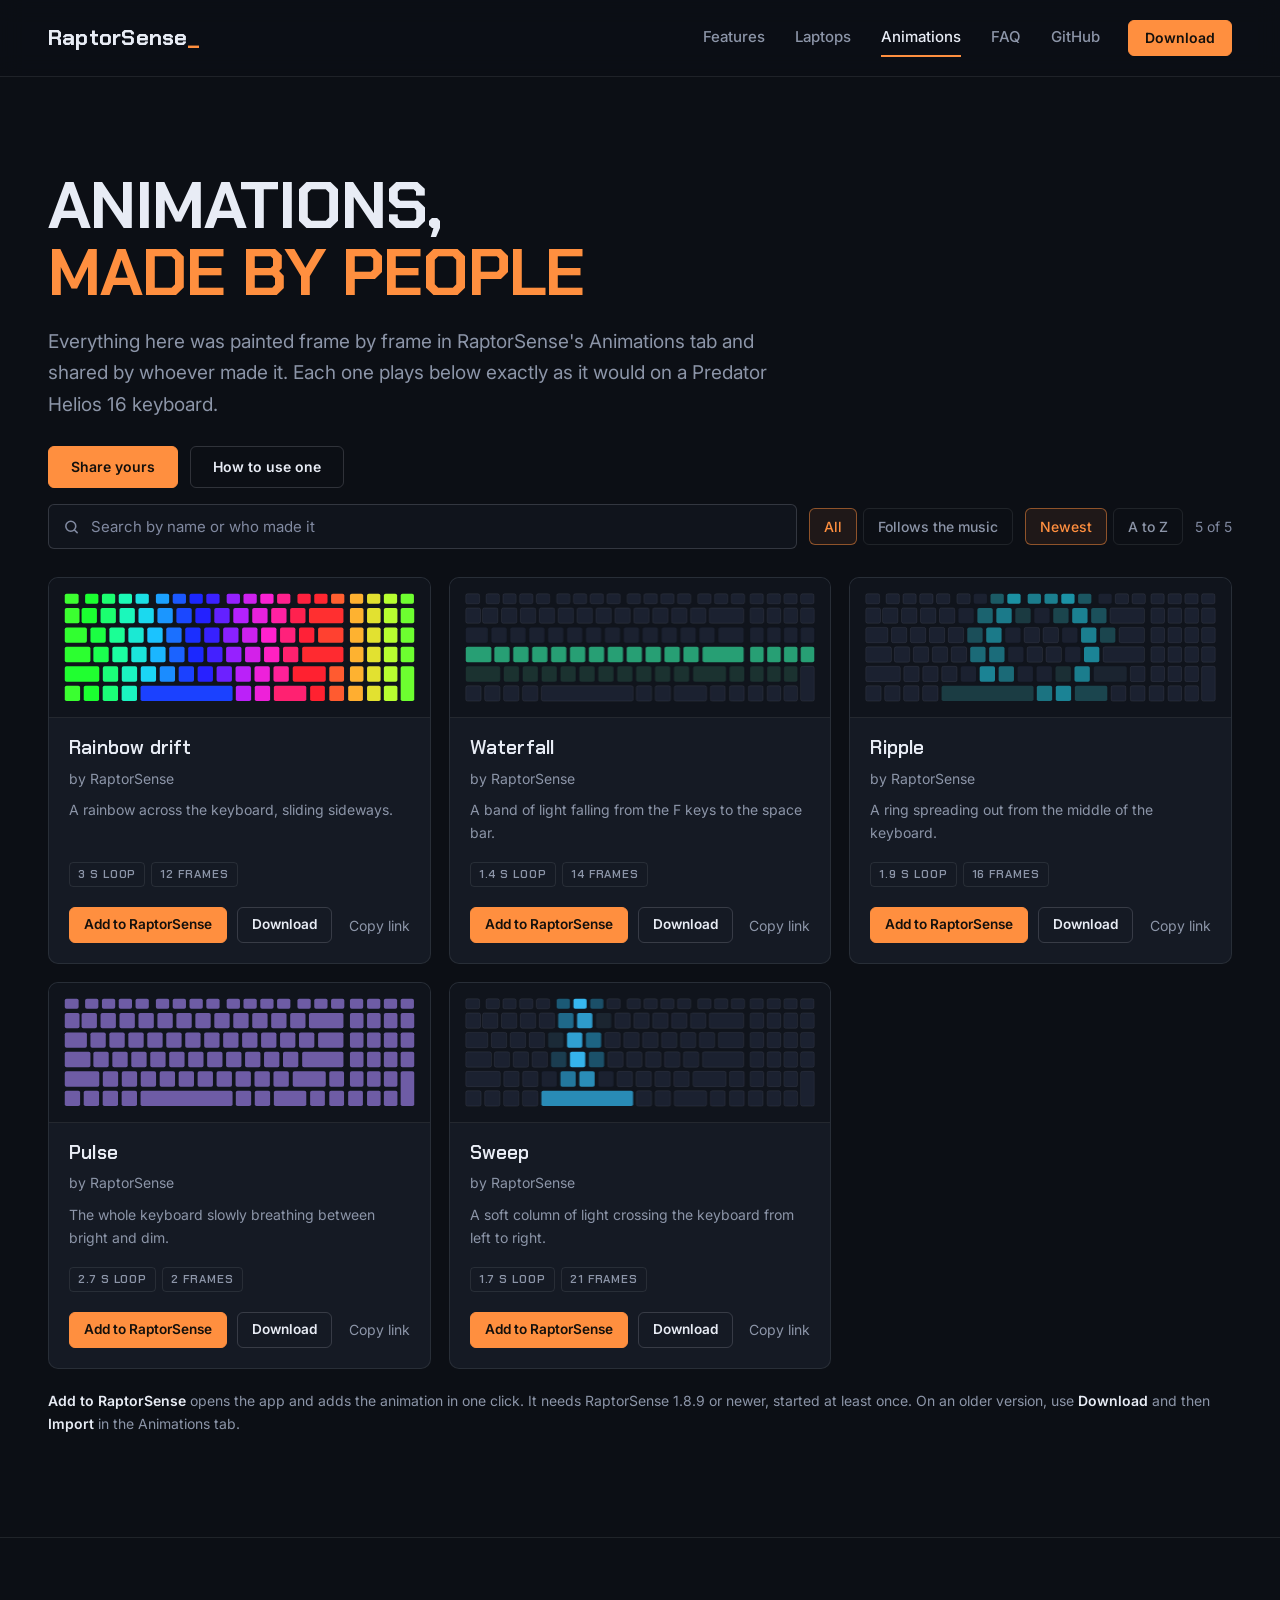
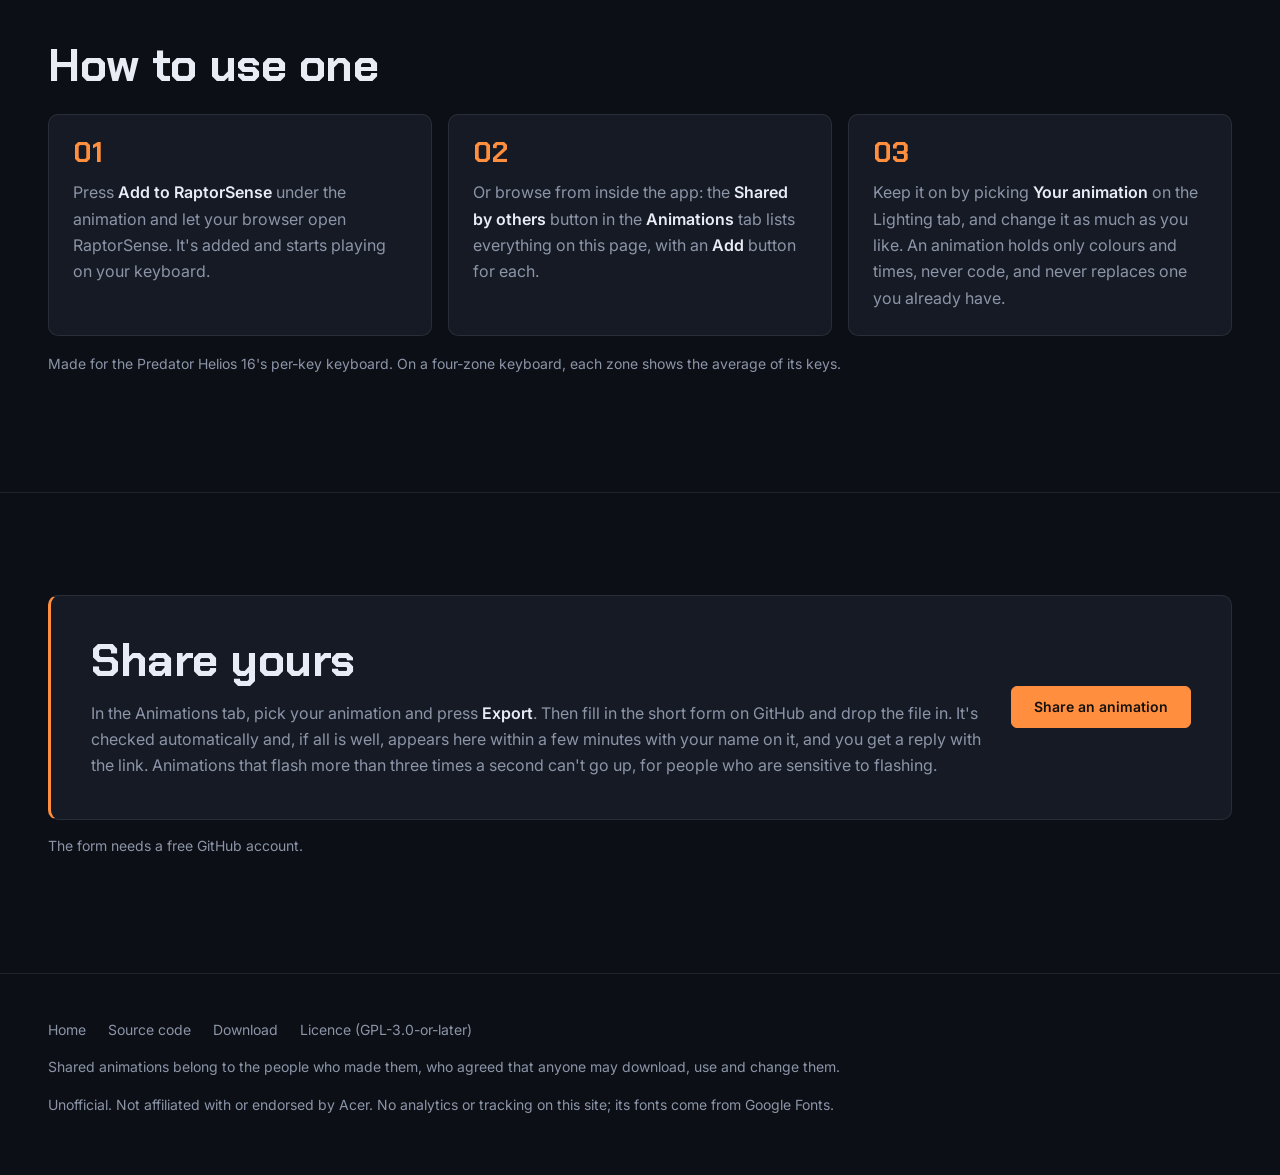
<file: site/animations.html>
<!doctype html>
<html lang="en">
<head>
  <meta charset="utf-8">
  <meta name="viewport" content="width=device-width, initial-scale=1">
  <title>Animations · RaptorSense</title>
  <meta name="description" content="Keyboard animations made with RaptorSense's animation builder and shared by the people who made them. Watch them play, download one, and share your own.">
  <link rel="canonical" href="https://aaronkp.tech/RaptorSense/animations.html">
  <meta property="og:type" content="website">
  <meta property="og:url" content="https://aaronkp.tech/RaptorSense/animations.html">
  <meta property="og:title" content="RaptorSense animations">
  <meta property="og:description" content="Keyboard animations made in RaptorSense, shared by the people who made them.">
  <meta property="og:image" content="https://aaronparayil.github.io/RaptorSense/media/animations.png">
  <meta name="twitter:card" content="summary_large_image">
  <meta name="theme-color" content="#0c0f15">
  <link rel="icon" href="favicon.svg" type="image/svg+xml">
  <link rel="preconnect" href="https://fonts.googleapis.com">
  <link rel="preconnect" href="https://fonts.gstatic.com" crossorigin>
  <link rel="stylesheet" href="https://fonts.googleapis.com/css2?family=Chakra+Petch:wght@500;600;700&family=Inter:wght@400;500;600;700&display=swap">
  <link rel="stylesheet" href="assets/style.css">
  <script type="module" src="assets/animations.js"></script>
</head>
<body>
  <header class="top">
    <div class="wrap">
      <a class="brand" href="./">RaptorSense</a>
      <nav class="nav" aria-label="Main">
        <a class="wide" href="./#features">Features</a>
        <a href="./#laptops">Laptops</a>
        <a href="animations.html" aria-current="page">Animations</a>
        <a class="wide" href="./#faq">FAQ</a>
        <a class="mid" href="https://github.com/aaronparayil/RaptorSense">GitHub</a>
      </nav>
      <a class="btn primary" href="https://github.com/aaronparayil/RaptorSense/releases/latest">Download</a>
    </div>
  </header>


  <main>
    <div class="page-head">
      <div class="wrap">
        <h1>Animations, <span class="grad">made by people</span></h1>
        <p class="lead">Everything here was painted frame by frame in RaptorSense's Animations tab and shared by whoever made it. Each one plays below exactly as it would on a Predator Helios 16 keyboard.</p>
        <div class="actions">
          <a class="btn primary" href="#share">Share yours</a>
          <a class="btn" href="#use">How to use one</a>
        </div>
      </div>
    </div>

    <section class="tight" aria-label="Shared animations">
      <div class="wrap">
        <div class="toolbar">
          <label class="search">
            <span class="visually-hidden">Search animations</span>
            <svg viewBox="0 0 24 24" fill="none" stroke="currentColor" stroke-width="2.2" stroke-linecap="round" aria-hidden="true"><circle cx="11" cy="11" r="7"/><path d="m20 20-3.5-3.5"/></svg>
            <input id="search" type="search" placeholder="Search by name or who made it" autocomplete="off">
          </label>
          <div class="chips" role="group" aria-label="Show">
            <button class="chip" type="button" data-filter="all" aria-pressed="true">All</button>
            <button class="chip" type="button" data-filter="music" aria-pressed="false">Follows the music</button>
          </div>
          <div class="chips" role="group" aria-label="Order">
            <button class="chip" type="button" data-sort="new" aria-pressed="true">Newest</button>
            <button class="chip" type="button" data-sort="name" aria-pressed="false">A to Z</button>
          </div>
          <span class="count" id="count" aria-live="polite"></span>
        </div>
        <div class="anims" id="anims"></div>
        <p class="note"><b>Add to RaptorSense</b> opens the app and adds the animation in one click. It needs RaptorSense 1.8.9 or newer, started at least once. On an older version, use <b>Download</b> and then <b>Import</b> in the Animations tab.</p>
        <p class="empty" id="empty" hidden>Nothing matches that. <button class="link-btn" type="button" id="clear">Show everything</button></p>
        <noscript><p class="empty">The animations play with JavaScript on. You can still download them from <a href="https://github.com/aaronparayil/RaptorSense/tree/main/site/animations">the folder on GitHub</a>.</p></noscript>
      </div>
    </section>

    <section id="use">
      <div class="wrap">
        <h2 style="margin-bottom:24px">How to use one</h2>
        <ol class="steps">
          <li>Press <b>Add to RaptorSense</b> under the animation and let your browser open RaptorSense. It's added and starts playing on your keyboard.</li>
          <li>Or browse from inside the app: the <b>Shared by others</b> button in the <b>Animations</b> tab lists everything on this page, with an <b>Add</b> button for each.</li>
          <li>Keep it on by picking <b>Your animation</b> on the Lighting tab, and change it as much as you like. An animation holds only colours and times, never code, and never replaces one you already have.</li>
        </ol>
        <p class="small" style="margin-top:16px">Made for the Predator Helios 16's per-key keyboard. On a four-zone keyboard, each zone shows the average of its keys.</p>
      </div>
    </section>

    <section id="share">
      <div class="wrap">
        <div class="callout">
          <div>
            <h2>Share yours</h2>
            <p>In the Animations tab, pick your animation and press <b>Export</b>. Then fill in the short form on GitHub and drop the file in. It's checked automatically and, if all is well, appears here within a few minutes with your name on it, and you get a reply with the link. Animations that flash more than three times a second can't go up, for people who are sensitive to flashing.</p>
          </div>
          <div class="actions">
            <a class="btn primary" href="https://github.com/aaronparayil/RaptorSense/issues/new?template=share-animation.yml">Share an animation</a>
          </div>
        </div>
        <p class="small" style="margin-top:14px">The form needs a free GitHub account.</p>
      </div>
    </section>
  </main>

  <footer>
    <div class="wrap">
      <nav aria-label="More">
        <a href="./">Home</a>
        <a href="https://github.com/aaronparayil/RaptorSense">Source code</a>
        <a href="https://github.com/aaronparayil/RaptorSense/releases/latest">Download</a>
        <a href="https://github.com/aaronparayil/RaptorSense/blob/main/LICENSE">Licence (GPL-3.0-or-later)</a>
      </nav>
      <p>Shared animations belong to the people who made them, who agreed that anyone may download, use and change them.</p>
      <p>Unofficial. Not affiliated with or endorsed by Acer. No analytics or tracking on this site; its fonts come from Google Fonts.</p>
    </div>
  </footer>
</body>
</html>
</file>
<file: site/assets/style.css>
/* RaptorSense website, in the look of aaronkp.tech: near-black blue-grey, one orange accent, Chakra Petch headings
   over Inter, thin lines and small corners. */
:root {
  --bg: #0c0f15;
  --bg-alt: #10141c;
  --panel: #151a24;
  --panel-2: #1b2130;
  --line: rgba(232, 236, 245, 0.09);
  --line-2: rgba(232, 236, 245, 0.16);
  --text: #e8ecf5;
  --muted: #8c95a8;
  --faint: #8089a0;
  --accent: #ff8f3f;
  --accent-hi: #ffa866;
  --on-accent: #14100c;
  --ok: #3ddc97;
  --radius: 10px;
  --radius-s: 6px;
  --gutter: clamp(1.25rem, 4vw, 3rem);
  --ease-out: cubic-bezier(0.22, 1, 0.36, 1);
  --font-body: "Inter", "Segoe UI", system-ui, sans-serif;
  --font-head: "Chakra Petch", "Segoe UI", system-ui, sans-serif;
  --mono: ui-monospace, "Cascadia Mono", "SF Mono", Consolas, monospace;
  color-scheme: dark;
}

* { box-sizing: border-box; }

html { scroll-behavior: smooth; scroll-padding-top: 92px; }
@media (prefers-reduced-motion: reduce) { html { scroll-behavior: auto; } }

body {
  margin: 0;
  background: var(--bg);
  color: var(--text);
  font: 16px/1.65 var(--font-body);
  -webkit-font-smoothing: antialiased;
}

a { color: var(--accent); text-decoration: none; }
a:hover { color: var(--accent-hi); text-decoration: underline; text-underline-offset: 3px; }
img, video { max-width: 100%; height: auto; display: block; }
b, strong { color: var(--text); font-weight: 600; }
code { font-family: var(--mono); font-size: 0.88em; background: var(--panel-2); border: 1px solid var(--line); padding: 0.1em 0.4em; border-radius: 4px; color: var(--text); }
::selection { background: var(--accent); color: var(--on-accent); }

:focus-visible { outline: 2px solid var(--accent); outline-offset: 3px; border-radius: 4px; }

.wrap { width: min(1200px, 100% - 2 * var(--gutter)); margin-inline: auto; }

/* Top bar */
.top {
  position: sticky; top: 0; z-index: 10;
  background: rgba(12, 15, 21, 0.86);
  backdrop-filter: blur(12px); -webkit-backdrop-filter: blur(12px);
  border-bottom: 1px solid var(--line);
}
.top .wrap { display: flex; align-items: center; gap: 28px; height: 76px; }
.brand { color: var(--text); font: 700 22px/1 var(--font-head); letter-spacing: 0.01em; }
.brand::after { content: "_"; color: var(--accent); margin-left: 1px; }
.brand:hover { color: var(--text); text-decoration: none; }
.nav { display: flex; gap: 30px; margin-left: auto; }
.nav a { color: var(--muted); font-size: 15px; font-weight: 500; padding: 6px 0; border-bottom: 2px solid transparent; transition: color 0.18s ease, border-color 0.18s ease; }
.nav a:hover { color: var(--text); text-decoration: none; }
.nav a[aria-current="page"] { color: var(--text); border-bottom-color: var(--accent); }
.top .btn { padding: 10px 16px; }
@media (max-width: 780px) {
  .top .wrap { height: 64px; gap: 18px; }
  .nav { gap: 18px; }
  .nav .wide { display: none; }
  .top .btn { display: none; }
}
@media (max-width: 480px) {
  .top .wrap { gap: 12px; }
  .brand { font-size: 20px; }
  .nav .mid { display: none; }
}
@media (max-width: 360px) { .nav { gap: 12px; } .nav a { font-size: 14px; } }

/* Buttons: solid orange, or a quiet outline */
.btn {
  display: inline-flex; align-items: center; gap: 8px;
  padding: 13px 22px; border-radius: var(--radius-s);
  font: 600 14px/1 var(--font-body); color: var(--text);
  border: 1px solid var(--line-2); background: transparent;
  cursor: pointer; transition: background 0.18s ease, border-color 0.18s ease, color 0.18s ease;
}
.btn:hover { text-decoration: none; color: var(--text); border-color: var(--muted); background: var(--panel); }
.btn.primary { color: var(--on-accent); background: var(--accent); border-color: var(--accent); }
.btn.primary:hover { color: var(--on-accent); background: var(--accent-hi); border-color: var(--accent-hi); }
.btn svg { width: 17px; height: 17px; }

/* Type */
.eyebrow { display: flex; flex-wrap: wrap; gap: 6px 18px; margin: 0 0 18px; padding: 0; list-style: none; overflow: hidden; }
.eyebrow li, .kicker { font: 600 13.6px/1.4 var(--font-head); letter-spacing: 0.12em; text-transform: uppercase; color: var(--muted); }
/* The dot hangs in the gap before each item, so one that starts a line is clipped instead of leading it. */
.eyebrow li { position: relative; }
.eyebrow li::before { content: "·"; position: absolute; left: -12px; color: var(--faint); }
.kicker { display: block; margin-bottom: 14px; }
h1 { font: 700 clamp(38px, 5.2vw, 68px)/1 var(--font-head); letter-spacing: -0.015em; text-transform: uppercase; margin: 0 0 20px; max-width: 26ch; text-wrap: balance; }
h1 .grad, h2 .grad { color: var(--accent); }
h2 { font: 700 clamp(30px, 3.6vw, 46px)/1.08 var(--font-head); letter-spacing: -0.01em; margin: 0 0 14px; }
h3 { font: 600 19px/1.3 var(--font-head); margin: 0 0 8px; letter-spacing: 0.01em; }
.lead { font-size: clamp(17px, 1.5vw, 19px); color: var(--muted); max-width: 64ch; margin: 0 0 26px; }
.actions { display: flex; flex-wrap: wrap; gap: 12px; align-items: center; }
.small { font-size: 14px; color: var(--muted); }
.hero .small { margin-top: 18px; }

/* Hero */
.hero { padding: clamp(40px, 5vw, 64px) 0 40px; }
.hero .wrap { display: grid; gap: 36px; }

/* The keyboard stage, with the orange corner marks of the portfolio's photo */
.stage {
  position: relative; margin: 0; padding: clamp(14px, 2.4vw, 30px);
  border-radius: var(--radius); border: 1px solid var(--line);
  background: var(--panel);
}
.stage::before, .stage::after { content: ""; position: absolute; width: 26px; height: 26px; border: 0 solid var(--accent); pointer-events: none; }
.stage::before { top: 12px; left: 12px; border-top-width: 3px; border-left-width: 3px; }
.stage::after { right: 12px; bottom: 12px; border-right-width: 3px; border-bottom-width: 3px; }
.stage canvas { width: 100%; height: auto; display: block; }
.now-playing { display: flex; align-items: center; justify-content: space-between; gap: 12px; margin-top: 16px; font-size: 14px; color: var(--muted); }
.now-playing a { color: var(--text); font-weight: 600; }
.dots { display: flex; gap: 2px; }
/* The bar is thin; the button around it is big enough for a thumb. */
.dots button { width: 24px; height: 28px; padding: 0; border: 0; background: none; cursor: pointer; display: grid; place-items: center; }
.dots button::before { content: ""; width: 20px; height: 4px; border-radius: 2px; background: var(--line-2); }
.dots button[aria-current="true"]::before { background: var(--accent); }

/* Numbers */
.stats { display: grid; grid-template-columns: repeat(4, 1fr); border-top: 1px solid var(--line); border-bottom: 1px solid var(--line); }
.stats div { padding: 24px 0 24px 24px; border-left: 1px solid var(--line); }
.stats div:first-child { border-left: 0; padding-left: 0; }
.stats b { display: block; font: 700 34px/1.1 var(--font-head); color: var(--text); }
.stats span { color: var(--muted); font-size: 14px; }
@media (max-width: 780px) {
  .stats { grid-template-columns: repeat(2, 1fr); }
  .stats div:nth-child(3) { border-left: 0; padding-left: 0; }
  .stats div:nth-child(n+3) { border-top: 1px solid var(--line); }
}

/* Sections */
section { padding: clamp(64px, 8vw, 104px) 0; border-top: 1px solid var(--line); }
section.tight, .hero, .page-head + section { border-top: 0; }
section.tight { padding-top: 0; }
.section-head { display: flex; flex-wrap: wrap; align-items: end; justify-content: space-between; gap: 16px 32px; margin-bottom: 40px; }
.section-head p { color: var(--muted); max-width: 62ch; margin: 0; }

.shot { margin: 0; border-radius: var(--radius); border: 1px solid var(--line); overflow: hidden; background: var(--panel); }
.shot figcaption { padding: 12px 16px; font-size: 14px; color: var(--muted); border-top: 1px solid var(--line); }
.media-pair { display: grid; grid-template-columns: 1.95fr 1fr; gap: 20px; align-items: start; }
.shot video { width: 100%; background: var(--bg); }
@media (max-width: 860px) { .media-pair { grid-template-columns: 1fr; } }

.grid { display: grid; gap: 1px; grid-template-columns: repeat(auto-fill, minmax(320px, 1fr)); background: var(--line); border: 1px solid var(--line); border-radius: var(--radius); overflow: hidden; }
.card { background: var(--bg-alt); padding: 28px; }
.grid .card { border-radius: 0; }
.split .card, .card.alone { border: 1px solid var(--line); border-radius: var(--radius); background: var(--panel); }
.card p { margin: 0; color: var(--muted); font-size: 15px; }
.icon { width: 40px; height: 40px; border-radius: var(--radius-s); display: grid; place-items: center; margin-bottom: 18px; background: rgba(255, 143, 63, 0.1); color: var(--accent); border: 1px solid rgba(255, 143, 63, 0.25); }
.icon svg { width: 21px; height: 21px; }
.icon.sky { background: rgba(255, 143, 63, 0.1); color: var(--accent); }

/* Laptops */
.table-wrap { overflow-x: auto; border: 1px solid var(--line); border-radius: var(--radius); background: var(--bg-alt); }
table { border-collapse: collapse; width: 100%; min-width: 620px; font-size: 15px; }
th, td { text-align: left; padding: 15px 20px; border-bottom: 1px solid var(--line); vertical-align: top; }
th { font: 600 14px var(--font-head); letter-spacing: 0.06em; text-transform: uppercase; color: var(--muted); background: var(--panel); }
td { color: var(--muted); }
tr:last-child td { border-bottom: 0; }
td:first-child { color: var(--text); font-weight: 500; white-space: nowrap; }
.yes { color: var(--ok); }
.no { color: var(--faint); }
.split { display: grid; grid-template-columns: repeat(auto-fit, minmax(280px, 1fr)); gap: 16px; margin-top: 16px; }
#preysense { scroll-margin-top: 100px; }

/* Which laptops */
.finder { border: 1px solid var(--line); border-left: 3px solid var(--accent); border-radius: var(--radius); background: var(--panel); padding: clamp(20px, 3vw, 30px); margin-bottom: 16px; }
.finder[hidden] { display: none; }
.finder label { display: block; font: 600 16px/1.3 var(--font-head); margin-bottom: 10px; }
.finder-row { display: flex; gap: 10px; flex-wrap: wrap; max-width: 560px; }
.finder input { flex: 1 1 220px; min-width: 0; padding: 12px 16px; border-radius: var(--radius-s); border: 1px solid var(--line-2); background: var(--bg-alt); color: var(--text); font: 16px var(--font-body); }
.finder input:focus { outline: none; border-color: var(--accent); }
.finder input::placeholder { color: var(--faint); }
.finder .small { margin: 10px 0 0; overflow-wrap: anywhere; }
.finder-result { color: var(--muted); }
.finder-result:not(:empty) { margin-top: 18px; padding-top: 18px; border-top: 1px solid var(--line); }
.finder-result h4 { margin: 0 0 6px; font: 600 19px/1.3 var(--font-head); color: var(--text); }
.finder-result p { margin: 0 0 14px; max-width: 70ch; }
.finder-result p:last-child { margin-bottom: 0; }
.models { display: grid; gap: 1px; grid-template-columns: repeat(auto-fit, minmax(255px, 1fr)); background: var(--line); border: 1px solid var(--line); border-radius: var(--radius); overflow: hidden; }
.models .card { border-radius: 0; padding: 24px; }
.models h3 { display: flex; align-items: center; gap: 10px; font-size: 17px; }
.models ul { list-style: none; margin: 14px 0 0; padding: 0; font-size: 14.5px; color: var(--muted); }
.models li { padding: 4px 8px; margin: 0 -8px; border-radius: 4px; display: flex; justify-content: space-between; gap: 12px; }
.models li b { white-space: nowrap; font-weight: 500; }
.models li.hit { background: rgba(255, 143, 63, 0.14); color: var(--text); }
.dot { width: 9px; height: 9px; border-radius: 50%; background: var(--faint); flex: none; }
.dot.ok { background: var(--ok); }
.dot.try { background: var(--accent); }
.sub { margin: 36px 0 14px; }

/* FAQ */
.faq { display: grid; max-width: 880px; border-top: 1px solid var(--line); }
details { border-bottom: 1px solid var(--line); }
summary { cursor: pointer; padding: 20px 0; font-weight: 600; list-style: none; display: flex; justify-content: space-between; gap: 16px; }
summary::-webkit-details-marker { display: none; }
summary::after { content: "+"; color: var(--accent); font: 600 22px/1 var(--font-head); }
details[open] summary::after { content: "–"; }
details p { margin: 0 0 20px; color: var(--muted); max-width: 72ch; }

/* Footer */
footer { border-top: 1px solid var(--line); padding: 44px 0 60px; color: var(--muted); font-size: 14px; }
footer .wrap { display: grid; gap: 14px; }
footer p { margin: 0; max-width: 90ch; }
footer nav { display: flex; flex-wrap: wrap; gap: 22px; }
footer nav a { color: var(--muted); }
footer nav a:hover { color: var(--text); }

/* Animations page */
.page-head { padding: clamp(56px, 8vw, 96px) 0 16px; }
.page-head h1 { max-width: 18ch; }
.toolbar { display: flex; flex-wrap: wrap; gap: 12px; align-items: center; margin: 0 0 28px; }
.search { flex: 1 1 260px; position: relative; }
.search input {
  width: 100%; padding: 12px 16px 12px 42px; border-radius: var(--radius-s); border: 1px solid var(--line-2);
  background: var(--bg-alt); color: var(--text); font: 15px var(--font-body);
}
.search input:focus { outline: none; border-color: var(--accent); }
.search input::placeholder { color: var(--faint); }
.search svg { position: absolute; left: 15px; top: 50%; translate: 0 -50%; width: 17px; height: 17px; color: var(--faint); pointer-events: none; }
.chips { display: flex; gap: 6px; flex-wrap: wrap; }
.chip { padding: 9px 14px; border-radius: var(--radius-s); border: 1px solid var(--line); background: transparent; color: var(--muted); font: 500 14px var(--font-body); cursor: pointer; }
.chip:hover { color: var(--text); border-color: var(--line-2); }
.chip[aria-pressed="true"] { color: var(--accent); border-color: rgba(255, 143, 63, 0.5); background: rgba(255, 143, 63, 0.08); }
.count { color: var(--faint); font-size: 14px; margin-left: auto; }

.anims { display: grid; gap: 18px; grid-template-columns: repeat(auto-fill, minmax(330px, 1fr)); }
@media (max-width: 420px) { .anims { grid-template-columns: 1fr; } }
.anim { display: flex; flex-direction: column; background: var(--panel); border: 1px solid var(--line); border-radius: var(--radius); overflow: hidden; transition: border-color 0.18s ease; }
.anim:hover { border-color: var(--line-2); }
.anim.target { border-color: var(--accent); box-shadow: 0 0 0 3px rgba(255, 143, 63, 0.18); }
.anim .screen { position: relative; padding: 14px; background: var(--bg-alt); border-bottom: 1px solid var(--line); cursor: pointer; }
.anim canvas { width: 100%; height: auto; display: block; }
.anim .play { position: absolute; inset: 0; display: none; place-items: center; background: transparent; border: 0; color: var(--text); cursor: pointer; }
.anim .play span { padding: 8px 14px; border-radius: var(--radius-s); background: rgba(12, 15, 21, 0.85); border: 1px solid var(--line-2); font: 600 13px var(--font-body); }
.still .anim .play { display: grid; }
.still .anim.playing .play { display: none; }
.anim .body { padding: 18px 20px 20px; display: flex; flex-direction: column; gap: 6px; flex: 1; }
.anim h3 { margin: 0; overflow-wrap: anywhere; }
.anim .by { font-size: 14px; color: var(--muted); margin: 0; overflow-wrap: anywhere; }
.anim .about { font-size: 14px; color: var(--muted); margin: 2px 0 0; overflow-wrap: anywhere; }
.tags { display: flex; flex-wrap: wrap; gap: 6px; margin-top: auto; padding-top: 12px; }
.tag { font: 600 11.5px/1.5 var(--font-head); letter-spacing: 0.08em; text-transform: uppercase; color: var(--muted); padding: 3px 8px; border-radius: 4px; border: 1px solid var(--line); }
.tag.music { color: var(--accent); border-color: rgba(255, 143, 63, 0.4); }
.anim .foot { display: flex; flex-wrap: wrap; align-items: center; gap: 8px 10px; padding-top: 14px; }
.anim .btn { padding: 10px 14px; font-size: 13.6px; }
.anim .hint { font-size: 13.5px; color: var(--muted); margin: 10px 0 0; overflow-wrap: anywhere; }
.anim .hint:empty { display: none; }
.link-btn { background: none; border: 0; color: var(--muted); font: 14px var(--font-body); cursor: pointer; padding: 6px 0; margin-left: auto; }
.link-btn:hover { color: var(--text); }
.empty { padding: 48px; text-align: center; color: var(--muted); border: 1px dashed var(--line-2); border-radius: var(--radius); }
.empty .link-btn { margin-left: 0; color: var(--accent); }
.note { margin: 20px 0 0; font-size: 14px; color: var(--muted); }

.steps { counter-reset: step; display: grid; gap: 16px; grid-template-columns: repeat(auto-fit, minmax(240px, 1fr)); padding: 0; margin: 0; list-style: none; }
.steps li { counter-increment: step; background: var(--panel); border: 1px solid var(--line); border-radius: var(--radius); padding: 24px; color: var(--muted); }
.steps li::before { content: "0" counter(step); display: block; margin-bottom: 12px; color: var(--accent); font: 700 28px/1 var(--font-head); }
.callout { display: grid; grid-template-columns: 1fr auto; gap: 28px; align-items: center; padding: clamp(24px, 4vw, 40px); border-radius: var(--radius); border: 1px solid var(--line); border-left: 3px solid var(--accent); background: var(--panel); }
.callout p { color: var(--muted); margin: 0; }
@media (max-width: 780px) { .callout { grid-template-columns: 1fr; } }

.visually-hidden { position: absolute; width: 1px; height: 1px; overflow: hidden; clip: rect(0 0 0 0); white-space: nowrap; }
</file>
